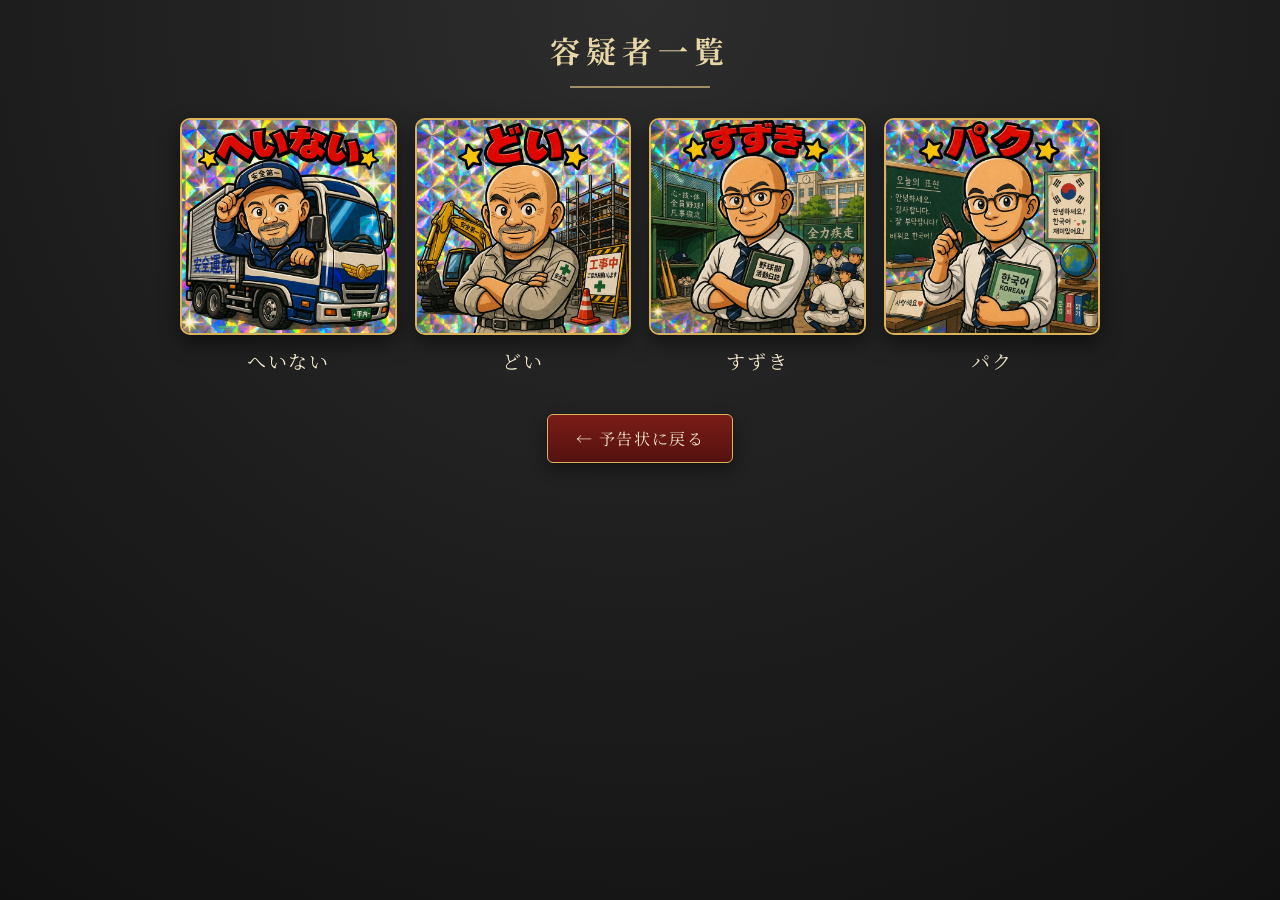
<file: suspects.html>
<!DOCTYPE html>
<html lang="ja">
<head>
    <meta charset="UTF-8">
    <meta name="viewport" content="width=device-width, initial-scale=1.0">
    <title>容疑者一覧</title>

    <link rel="stylesheet" href="suspects.css">

    <link rel="preconnect" href="https://fonts.googleapis.com">
    <link rel="preconnect" href="https://fonts.gstatic.com" crossorigin>
    <link href="https://fonts.googleapis.com/css2?family=Noto+Serif+JP:wght@400;600;700&display=swap" rel="stylesheet">
</head>

<body>

<main class="wrap">

    <h1>容疑者一覧</h1>

    <div class="divider"></div>

    <div class="grid">

        <figure class="suspect">
            <img src="suspects/1_heinai.jpg" alt="へいない">
            <figcaption>へいない</figcaption>
        </figure>

        <figure class="suspect">
            <img src="suspects/2_doi.jpg" alt="どい">
            <figcaption>どい</figcaption>
        </figure>

        <figure class="suspect">
            <img src="suspects/3_suzuki.jpg" alt="すずき">
            <figcaption>すずき</figcaption>
        </figure>

        <figure class="suspect">
            <img src="suspects/4_pak.jpg" alt="パク">
            <figcaption>パク</figcaption>
        </figure>

    </div>

    <a class="back-link" href="index.html">← 予告状に戻る</a>

</main>

</body>
</html>
</file>
<file: suspects.css>
*{
    margin:0;
    padding:0;
    box-sizing:border-box;
}

body{

    font-family:"Noto Serif JP",serif;

    background:radial-gradient(circle at top,#2d2d2d,#111);

    min-height:100vh;

    padding:28px 16px 48px;

    color:#f4e9ce;
}

.wrap{

    max-width:920px;

    margin:0 auto;
}

h1{

    text-align:center;

    color:#e7d6a8;

    font-size:30px;

    letter-spacing:.2em;

    margin-bottom:14px;
}

.divider{

    width:140px;
    height:2px;

    background:#9f8d66;

    margin:0 auto 30px;
}

/* グリッド:デフォルト(PC)は4列 */

.grid{

    display:grid;

    grid-template-columns:repeat(4,1fr);

    gap:18px;
}

.suspect{

    display:flex;
    flex-direction:column;
    align-items:center;
}

.suspect img{

    width:100%;

    aspect-ratio:1 / 1;

    object-fit:cover;

    border:2px solid #d9b25a;
    border-radius:10px;

    box-shadow:0 8px 20px rgba(0,0,0,.5);
}

.suspect figcaption{

    margin-top:12px;

    font-size:19px;

    letter-spacing:.08em;

    color:#f4e9ce;
}

/* 戻るリンク */

.back-link{

    display:block;

    width:fit-content;

    margin:40px auto 0;

    padding:12px 28px;

    background:linear-gradient(#7a1c17,#551210);

    color:#f4e9ce;

    font-size:16px;
    letter-spacing:.1em;

    text-decoration:none;

    border:1px solid #d9b25a;
    border-radius:6px;

    box-shadow:0 6px 16px rgba(0,0,0,.45);
}

.back-link:hover{

    background:linear-gradient(#8f231d,#671512);
}

.back-link:active{

    transform:scale(.97);
}

/* スマホ:2列に */

@media(max-width:600px){

    .grid{

        grid-template-columns:repeat(2,1fr);

        gap:16px;
    }

    h1{
        font-size:26px;
    }

    .suspect figcaption{
        font-size:17px;
    }
}
</file>
